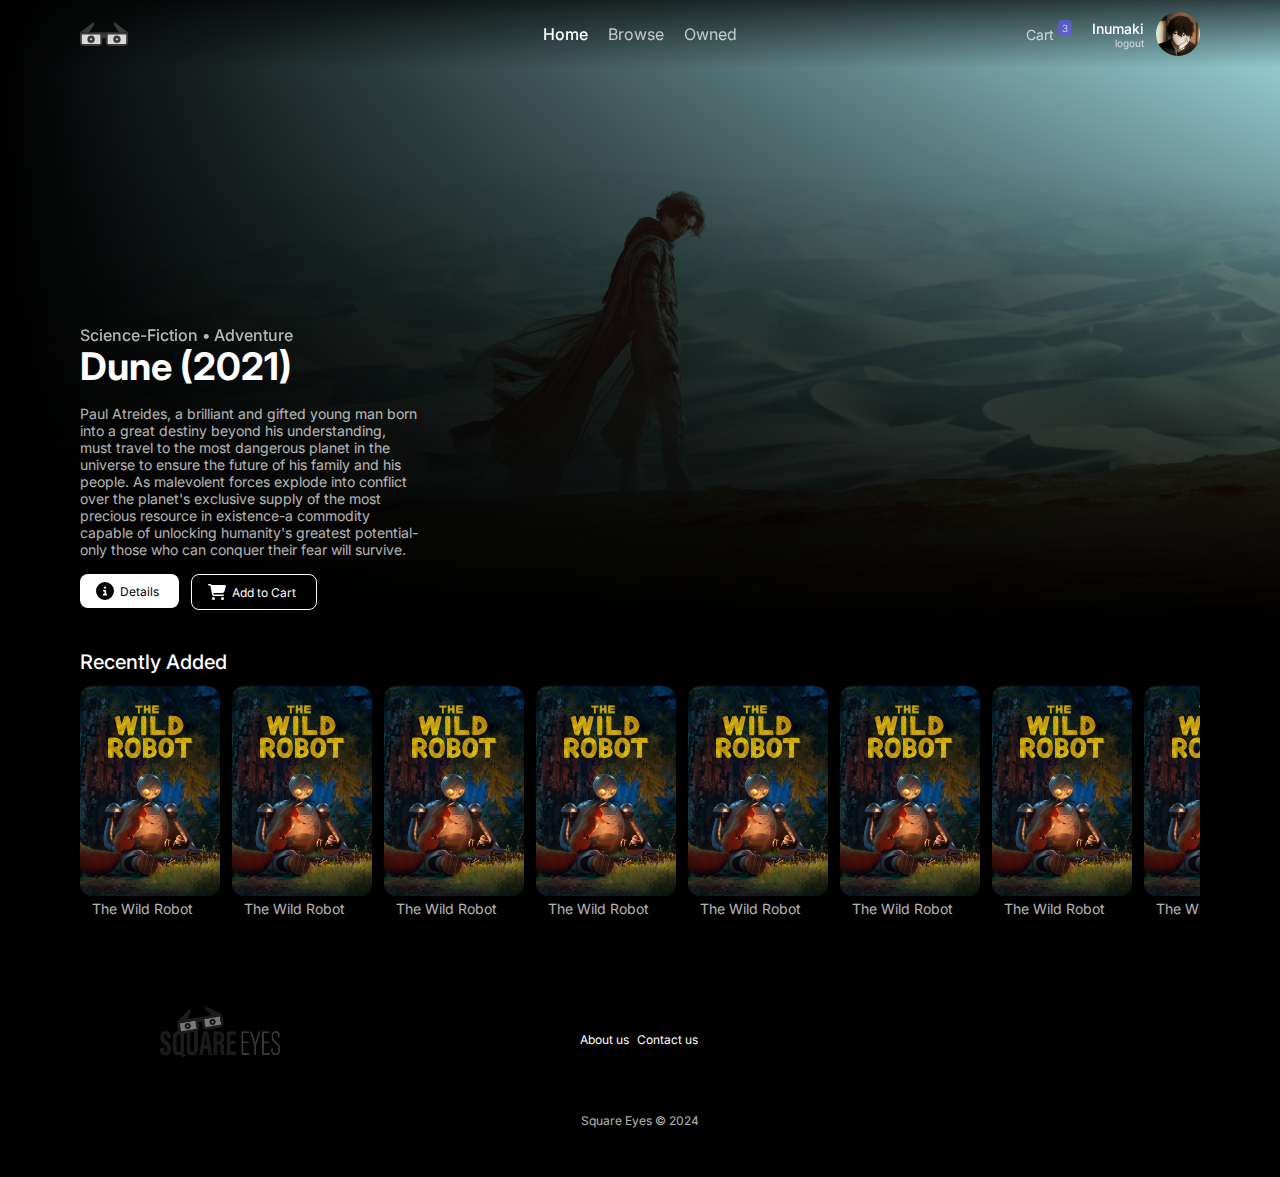
<file: index.html>
<!DOCTYPE html>
<html lang="en">
<head>
    <meta charset="UTF-8">
    <meta name="viewport" content="width=device-width, initial-scale=1.0">
    <link rel="stylesheet" href="./css/styles.css">
    <title>Square Eyes</title>
    <meta name="description" content="Find the latest movies and buy them straight from Square Eyes.">
    
</head>
<body>
    <nav>
        <div class="wrapper">
            <img class="navbarLogo" src="assets/images/logo.svg" alt="">
        </div>
        <div class="wrapper">
            <ul class="navbarList">
                <li class="navbarItem active">
                    <a href="./">Home</a>
                </li>
                <li class="navbarItem">
                    <a href="browse">Browse</a>
                </li>
                <li class="navbarItem">
                    <a href="owned">Owned</a>
                </li>
            </ul>
        </div>
        <div class="wrapper">
            <div class="navbarRight">
                <a class="cart" href="checkout">
                    Cart
                    <div class="cartWrapper">
                        <div class="item">
                            <img src="assets/images/wild-robot-poster.jpeg" alt="cart image" class="cartImage">
                            <h3 class="cartTitle">The Wild Robot</h3>
                            <h4 class="price">165kr</h4>
                        </div>
                        <div class="item">
                            <img src="assets/images/dune-poster.jpg" alt="cart image" class="cartImage">
                            <h3 class="cartTitle">Dune (2021)</h3>
                            <h4 class="price">220kr</h4>
                        </div>
                    </div>
                </a>
                <div>
                    <p class="username">Inumaki</p>
                    <p class="logout">logout</p>
                </div>
                <img class="pfp" src="assets/images/pfp.jpg" alt="">
            </div>
        </div>
    </nav>
    <main>
        <div class="carousel">
            <img src="assets/images/dune-banner.jpg" alt="" class="banner">
            <div class="carouselWrapper">
                <div class="carouselInfo">
                    <h3>Science-Fiction • Adventure</h3>
                    <h1>Dune (2021)</h1>
                    <p>Paul Atreides, a brilliant and gifted young man born into a great  destiny beyond his understanding, must travel to the most dangerous  planet in the universe to ensure the future of his family and his  people. As malevolent forces explode into conflict over the planet's  exclusive supply of the most precious resource in existence-a commodity  capable of unlocking humanity's greatest potential-only those who can  conquer their fear will survive.</p>
                    <div class="buttonsRow">
                        <a href="details/dune">
                            <button>
                                <svg xmlns="http://www.w3.org/2000/svg" viewBox="0 0 512 512"><!--!Font Awesome Free 6.6.0 by @fontawesome - https://fontawesome.com License - https://fontawesome.com/license/free Copyright 2024 Fonticons, Inc.--><path d="M256 512A256 256 0 1 0 256 0a256 256 0 1 0 0 512zM216 336l24 0 0-64-24 0c-13.3 0-24-10.7-24-24s10.7-24 24-24l48 0c13.3 0 24 10.7 24 24l0 88 8 0c13.3 0 24 10.7 24 24s-10.7 24-24 24l-80 0c-13.3 0-24-10.7-24-24s10.7-24 24-24zm40-208a32 32 0 1 1 0 64 32 32 0 1 1 0-64z"/></svg>
                                Details
                            </button>
                        </a>
                        <button class="addToCart">
                            <svg xmlns="http://www.w3.org/2000/svg" viewBox="0 0 576 512"><!--!Font Awesome Free 6.6.0 by @fontawesome - https://fontawesome.com License - https://fontawesome.com/license/free Copyright 2024 Fonticons, Inc.--><path d="M0 24C0 10.7 10.7 0 24 0L69.5 0c22 0 41.5 12.8 50.6 32l411 0c26.3 0 45.5 25 38.6 50.4l-41 152.3c-8.5 31.4-37 53.3-69.5 53.3l-288.5 0 5.4 28.5c2.2 11.3 12.1 19.5 23.6 19.5L488 336c13.3 0 24 10.7 24 24s-10.7 24-24 24l-288.3 0c-34.6 0-64.3-24.6-70.7-58.5L77.4 54.5c-.7-3.8-4-6.5-7.9-6.5L24 48C10.7 48 0 37.3 0 24zM128 464a48 48 0 1 1 96 0 48 48 0 1 1 -96 0zm336-48a48 48 0 1 1 0 96 48 48 0 1 1 0-96z"/></svg>
                            Add to Cart
                        </button>
                    </div>
                </div>
            </div>
        </div>
        <div class="recentlyAdded list">
            <h2 class="title">Recently Added</h2>
            <div class="listWrapper">
                <div class="items">
                    <a class="listItem" href="details/the-wild-robot">
                        <img class="poster" src="assets/images/wild-robot-poster.jpeg" alt="">
                        <p class="itemTitle">The Wild Robot</p>
                    </a>
                    <a class="listItem" href="details/the-wild-robot">
                        <img class="poster" src="assets/images/wild-robot-poster.jpeg" alt="">
                        <p class="itemTitle">The Wild Robot</p>
                    </a>
                    <a class="listItem" href="details/the-wild-robot">
                        <img class="poster" src="assets/images/wild-robot-poster.jpeg" alt="">
                        <p class="itemTitle">The Wild Robot</p>
                    </a>
                    <a class="listItem" href="details/the-wild-robot">
                        <img class="poster" src="assets/images/wild-robot-poster.jpeg" alt="">
                        <p class="itemTitle">The Wild Robot</p>
                    </a>
                    <a class="listItem" href="details/the-wild-robot">
                        <img class="poster" src="assets/images/wild-robot-poster.jpeg" alt="">
                        <p class="itemTitle">The Wild Robot</p>
                    </a>
                    <a class="listItem" href="details/the-wild-robot">
                        <img class="poster" src="assets/images/wild-robot-poster.jpeg" alt="">
                        <p class="itemTitle">The Wild Robot</p>
                    </a>
                    <a class="listItem" href="details/the-wild-robot">
                        <img class="poster" src="assets/images/wild-robot-poster.jpeg" alt="">
                        <p class="itemTitle">The Wild Robot</p>
                    </a>
                    <a class="listItem" href="details/the-wild-robot">
                        <img class="poster" src="assets/images/wild-robot-poster.jpeg" alt="">
                        <p class="itemTitle">The Wild Robot</p>
                    </a>
                    <a class="listItem" href="details/the-wild-robot">
                        <img class="poster" src="assets/images/wild-robot-poster.jpeg" alt="">
                        <p class="itemTitle">The Wild Robot</p>
                    </a>
                    <a class="listItem" href="details/the-wild-robot">
                        <img class="poster" src="assets/images/wild-robot-poster.jpeg" alt="">
                        <p class="itemTitle">The Wild Robot</p>
                    </a>
                    <a class="listItem" href="details/the-wild-robot">
                        <img class="poster" src="assets/images/wild-robot-poster.jpeg" alt="">
                        <p class="itemTitle">The Wild Robot</p>
                    </a>
                </div>
            </div>
        </div>
    </main>
    <footer>
        <div class="footerWrapper">
            <div class="footerRow">
                <div class="footerLogo">
                    <img src="../assets/images/logo_full.png" alt="">
                </div>
                <ul>
                    <li>
                        <a href="about">About us</a>
                    </li>
                    <li>
                        <a href="contact">Contact us</a>
                    </li>
                </ul>
            </div>
            <p>
                Square Eyes © 2024
            </p>
        </div>
    </footer>
</body>
</html>
</file>
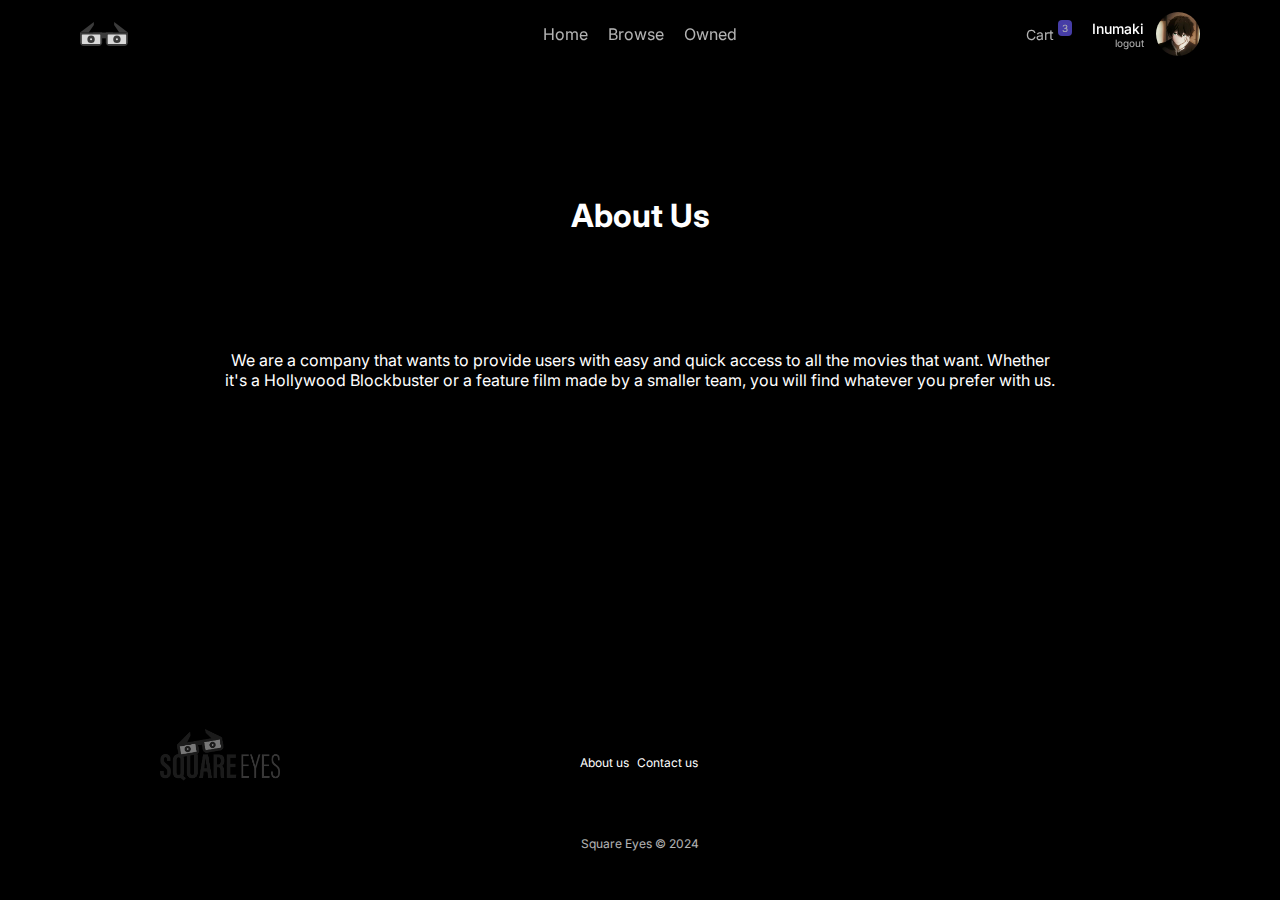
<file: about.html>
<!DOCTYPE html>
<html lang="en">
<head>
    <meta charset="UTF-8">
    <meta name="viewport" content="width=device-width, initial-scale=1.0">
    <link rel="stylesheet" href="./css/about.css">
    <title>Square Eyes - About us</title>
    
    <meta name="description" content="Learn anything you might wonder about us!">
</head>
<body>
    <nav>
        <div class="wrapper">
            <img class="navbarLogo" src="assets/images/logo.svg" alt="">
        </div>
        <div class="wrapper">
            <ul class="navbarList">
                <li class="navbarItem">
                    <a href="./">Home</a>
                </li>
                <li class="navbarItem">
                    <a href="browse">Browse</a>
                </li>
                <li class="navbarItem">
                    <a href="owned">Owned</a>
                </li>
            </ul>
        </div>
        <div class="wrapper">
            <div class="navbarRight">
                <a class="cart" href="checkout">
                    Cart
                </a>
                <div>
                    <p class="username">Inumaki</p>
                    <p class="logout">logout</p>
                </div>
                <img class="pfp" src="assets/images/pfp.jpg" alt="">
            </div>
        </div>
    </nav>
    <main>
        <h1>About Us</h1>
        <p class="description">
            We are a company that wants to provide users with easy and quick access to all the movies that want. Whether it's a Hollywood Blockbuster or a feature film made by a smaller team, you will find whatever you prefer with us.
        </p>
    </main>
    <footer>
        <div class="footerWrapper">
            <div class="footerRow">
                <div class="footerLogo">
                    <img src="../assets/images/logo_full.png" alt="">
                </div>
                <ul>
                    <li>
                        <a href="about">About us</a>
                    </li>
                    <li>
                        <a href="contact">Contact us</a>
                    </li>
                </ul>
            </div>
            <p>
                Square Eyes © 2024
            </p>
        </div>
    </footer>
</body>
</html>
</file>
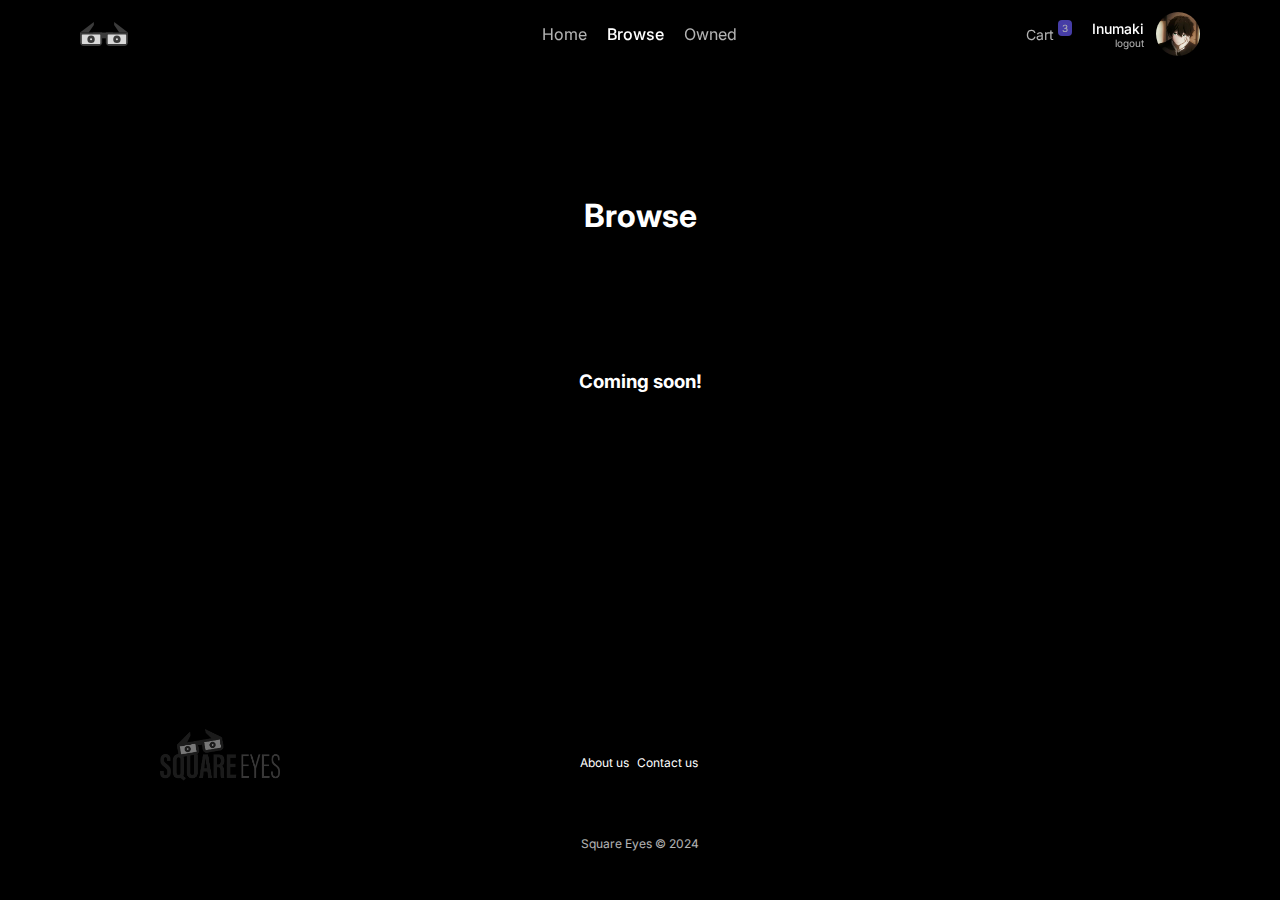
<file: browse.html>
<!DOCTYPE html>
<html lang="en">
<head>
    <meta charset="UTF-8">
    <meta name="viewport" content="width=device-width, initial-scale=1.0">
    <link rel="stylesheet" href="./css/browse.css">
    <title>Square Eyes - Browse</title>
    
    <meta name="description" content="Browse for the latest and greatest movies.">
</head>
<body>
    <nav>
        <div class="wrapper">
            <img class="navbarLogo" src="assets/images/logo.svg" alt="">
        </div>
        <div class="wrapper">
            <ul class="navbarList">
                <li class="navbarItem">
                    <a href="./">Home</a>
                </li>
                <li class="navbarItem active">
                    <a href="browse">Browse</a>
                </li>
                <li class="navbarItem">
                    <a href="owned">Owned</a>
                </li>
            </ul>
        </div>
        <div class="wrapper">
            <div class="navbarRight">
                <a class="cart" href="checkout">
                    Cart
                </a>
                <div>
                    <p class="username">Inumaki</p>
                    <p class="logout">logout</p>
                </div>
                <img class="pfp" src="assets/images/pfp.jpg" alt="">
            </div>
        </div>
    </nav>
    <main>
        <h1>Browse</h1>
        <h3>Coming soon!</h3>
    </main>
    <footer>
        <div class="footerWrapper">
            <div class="footerRow">
                <div class="footerLogo">
                    <img src="../assets/images/logo_full.png" alt="">
                </div>
                <ul>
                    <li>
                        <a href="about">About us</a>
                    </li>
                    <li>
                        <a href="contact">Contact us</a>
                    </li>
                </ul>
            </div>
            <p>
                Square Eyes © 2024
            </p>
        </div>
    </footer>
</body>
</html>
</file>
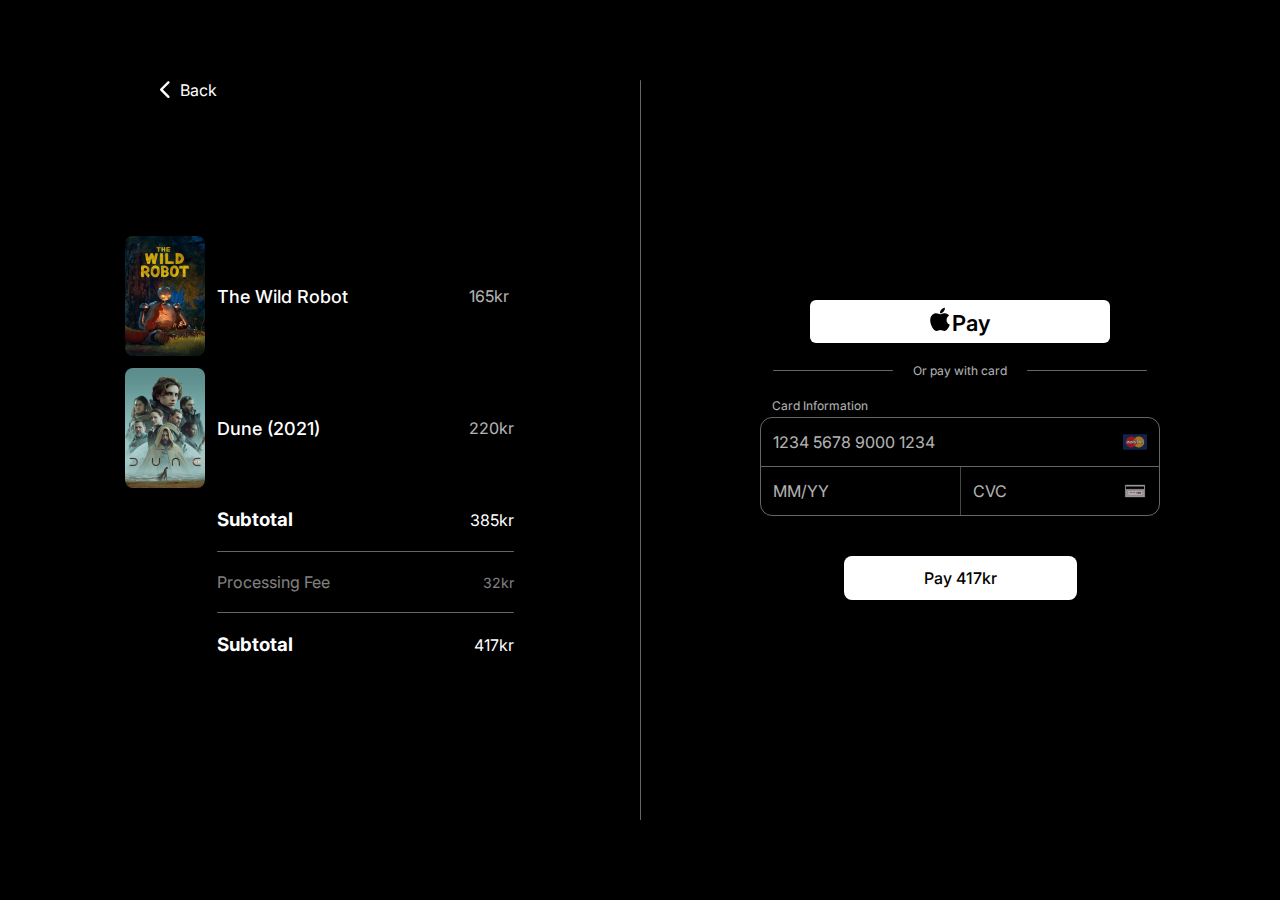
<file: checkout.html>
<!DOCTYPE html>
<html lang="en">
<head>
    <meta charset="UTF-8">
    <meta name="viewport" content="width=device-width, initial-scale=1.0">
    <link rel="stylesheet" href="./css/checkout.css">
    <meta name="description" content="Checkout your items.">
    
    <title>Checkout</title>
</head>
<body>
    <a href="details/dune" class="backButton">
        <svg xmlns="http://www.w3.org/2000/svg" viewBox="0 0 320 512"><!--!Font Awesome Free 6.6.0 by @fontawesome - https://fontawesome.com License - https://fontawesome.com/license/free Copyright 2024 Fonticons, Inc.--><path d="M9.4 233.4c-12.5 12.5-12.5 32.8 0 45.3l192 192c12.5 12.5 32.8 12.5 45.3 0s12.5-32.8 0-45.3L77.3 256 246.6 86.6c12.5-12.5 12.5-32.8 0-45.3s-32.8-12.5-45.3 0l-192 192z"/></svg>
        Back
    </a>
    <main>
        <aside>
            <div class="itemsList">
                <div class="item">
                    <img src="assets/images/wild-robot-poster.jpeg" alt="cart image" class="cartImage">
                    <h3 class="cartTitle">The Wild Robot</h3>
                    <h4 class="price">165kr</h4>
                </div>
                <div class="item">
                    <img src="assets/images/dune-poster.jpg" alt="cart image" class="cartImage">
                    <h3 class="cartTitle">Dune (2021)</h3>
                    <h4 class="price">220kr</h4>
                </div>
                <div class="subtotal">
                    <h3 class="subtotalTitle">Subtotal</h3>
                    <p class="subtotalAmount">385kr</p>
                </div>
                <div class="divider horizontal pushed"></div>
                <div class="processing">
                    <h3 class="processingTitle">Processing Fee</h3>
                    <p class="processingFee">32kr</p>
                </div>
                <div class="divider horizontal pushed"></div>
                <div class="total">
                    <h3 class="totalTitle">Subtotal</h3>
                    <p class="totalAmount">417kr</p>
                </div>
            </div>
        </aside>
        <div class="divider vertical"></div>
        <div class="paymentInfo">
            <div class="applePay">
                <svg class="appleLogo" xmlns="http://www.w3.org/2000/svg" viewBox="0 0 384 512"><!--!Font Awesome Free 6.6.0 by @fontawesome - https://fontawesome.com License - https://fontawesome.com/license/free Copyright 2024 Fonticons, Inc.--><path d="M318.7 268.7c-.2-36.7 16.4-64.4 50-84.8-18.8-26.9-47.2-41.7-84.7-44.6-35.5-2.8-74.3 20.7-88.5 20.7-15 0-49.4-19.7-76.4-19.7C63.3 141.2 4 184.8 4 273.5q0 39.3 14.4 81.2c12.8 36.7 59 126.7 107.2 125.2 25.2-.6 43-17.9 75.8-17.9 31.8 0 48.3 17.9 76.4 17.9 48.6-.7 90.4-82.5 102.6-119.3-65.2-30.7-61.7-90-61.7-91.9zm-56.6-164.2c27.3-32.4 24.8-61.9 24-72.5-24.1 1.4-52 16.4-67.9 34.9-17.5 19.8-27.8 44.3-25.6 71.9 26.1 2 49.9-11.4 69.5-34.3z"/></svg>
                <p class="appleTitle">Pay</p>
            </div>
            <div class="cardInfoDivider">
                <div class="divider horizontal"></div>
                <p class="orUseCard">Or pay with card</p>
                <div class="divider horizontal"></div>
            </div>
            <div class="cardWrapper">
                <p class="cardInfoTitle">Card Information</p>
                <div class="cardInfo">
                    <div class="cardNumber">
                        1234 5678 9000 1234
                        <img src="assets/images/mastercard.svg" alt="" class="cvcIcon">
                    </div>
                    <div class="divider horizontal"></div>
                    <div class="cardRow">
                        <p class="expiryDate">MM/YY</p>
                        <div class="cvc">
                            CVC
                            <img src="assets/images/cvc.webp" alt="" class="cvcIcon">
                        </div>
                    </div>
                </div>
            </div>
            <a href="success" class="successPayment">
                <button class="payButton">
                    Pay 417kr
                </button>
            </a>
        </div>
    </main>
</body>
</html>
</file>
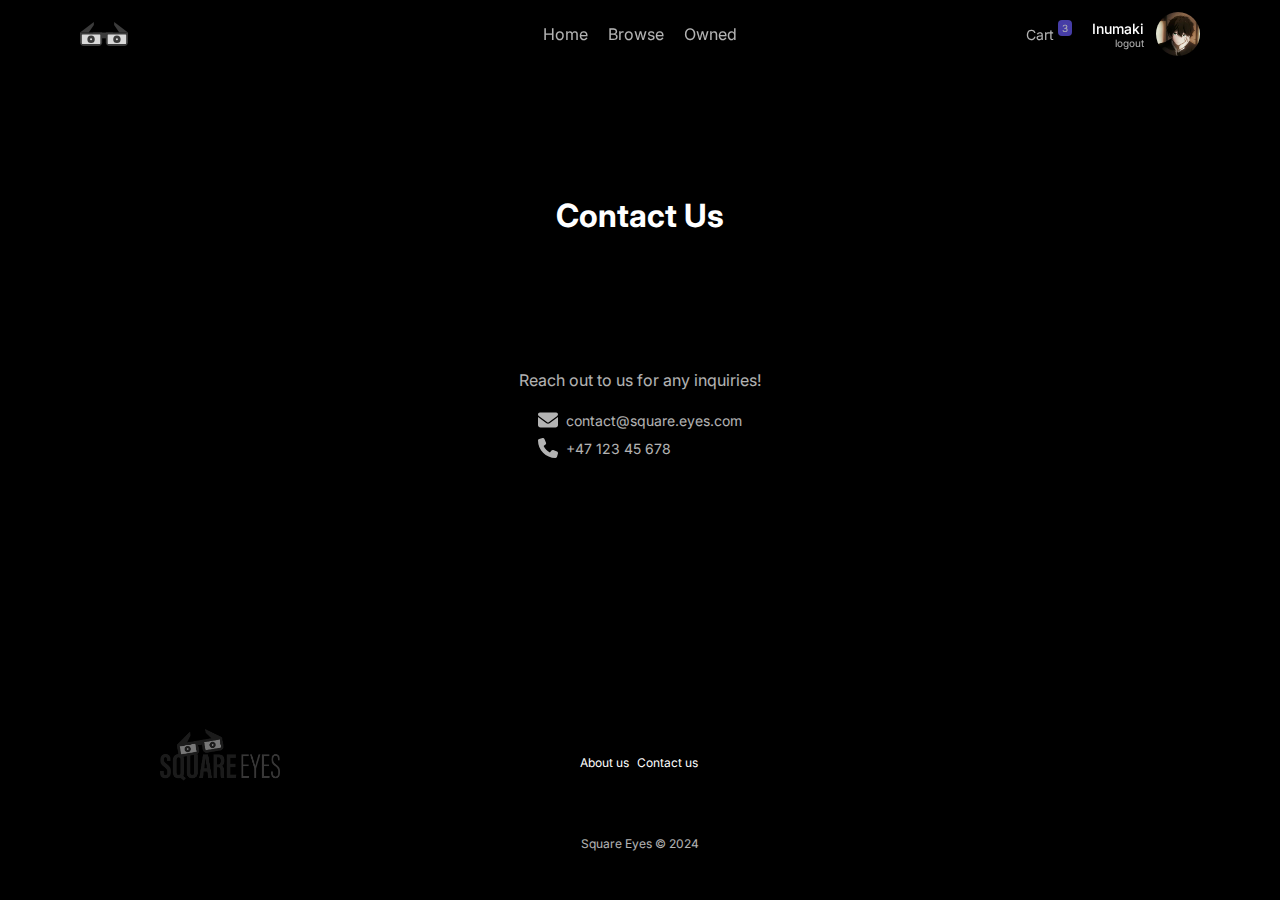
<file: contact.html>
<!DOCTYPE html>
<html lang="en">
<head>
    <meta charset="UTF-8">
    <meta name="viewport" content="width=device-width, initial-scale=1.0">
    <link rel="stylesheet" href="./css/contact.css">
    <title>Square Eyes - Contact</title>
    <meta name="description" content="Contact us for any questions!">
    
</head>
<body>
    <nav>
        <div class="wrapper">
            <img class="navbarLogo" src="assets/images/logo.svg" alt="">
        </div>
        <div class="wrapper">
            <ul class="navbarList">
                <li class="navbarItem">
                    <a href="./">Home</a>
                </li>
                <li class="navbarItem">
                    <a href="browse">Browse</a>
                </li>
                <li class="navbarItem">
                    <a href="owned">Owned</a>
                </li>
            </ul>
        </div>
        <div class="wrapper">
            <div class="navbarRight">
                <a class="cart" href="checkout">
                    Cart
                </a>
                <div>
                    <p class="username">Inumaki</p>
                    <p class="logout">logout</p>
                </div>
                <img class="pfp" src="assets/images/pfp.jpg" alt="">
            </div>
        </div>
    </nav>
    <main>
        <h1>Contact Us</h1>
        <div class="description">
            Reach out to us for any inquiries!
        </div>
        <div class="info">
            <p class="email">
                <svg xmlns="http://www.w3.org/2000/svg" viewBox="0 0 512 512"><!--!Font Awesome Free 6.6.0 by @fontawesome - https://fontawesome.com License - https://fontawesome.com/license/free Copyright 2024 Fonticons, Inc.--><path d="M48 64C21.5 64 0 85.5 0 112c0 15.1 7.1 29.3 19.2 38.4L236.8 313.6c11.4 8.5 27 8.5 38.4 0L492.8 150.4c12.1-9.1 19.2-23.3 19.2-38.4c0-26.5-21.5-48-48-48L48 64zM0 176L0 384c0 35.3 28.7 64 64 64l384 0c35.3 0 64-28.7 64-64l0-208L294.4 339.2c-22.8 17.1-54 17.1-76.8 0L0 176z"/></svg>
                contact@square.eyes.com
            </p>
            <p class="phone">
                <svg xmlns="http://www.w3.org/2000/svg" viewBox="0 0 512 512"><!--!Font Awesome Free 6.6.0 by @fontawesome - https://fontawesome.com License - https://fontawesome.com/license/free Copyright 2024 Fonticons, Inc.--><path d="M164.9 24.6c-7.7-18.6-28-28.5-47.4-23.2l-88 24C12.1 30.2 0 46 0 64C0 311.4 200.6 512 448 512c18 0 33.8-12.1 38.6-29.5l24-88c5.3-19.4-4.6-39.7-23.2-47.4l-96-40c-16.3-6.8-35.2-2.1-46.3 11.6L304.7 368C234.3 334.7 177.3 277.7 144 207.3L193.3 167c13.7-11.2 18.4-30 11.6-46.3l-40-96z"/></svg>
                +47 123 45 678
            </p>
        </div>
    </main>
    <footer>
        <div class="footerWrapper">
            <div class="footerRow">
                <div class="footerLogo">
                    <img src="../assets/images/logo_full.png" alt="">
                </div>
                <ul>
                    <li>
                        <a href="about">About us</a>
                    </li>
                    <li>
                        <a href="contact">Contact us</a>
                    </li>
                </ul>
            </div>
            <p>
                Square Eyes © 2024
            </p>
        </div>
    </footer>
</body>
</html>
</file>
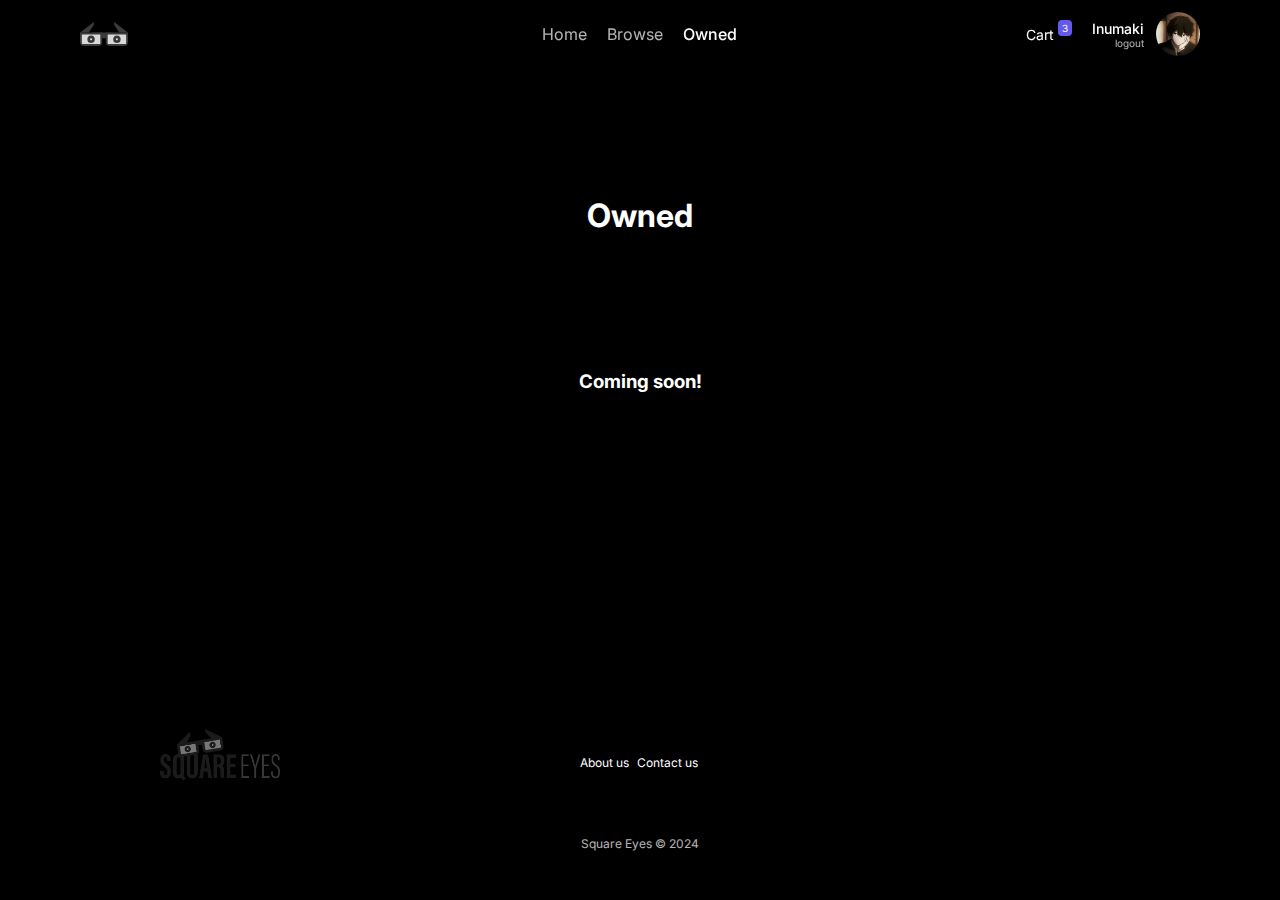
<file: owned.html>
<!DOCTYPE html>
<html lang="en">
<head>
    <meta charset="UTF-8">
    <meta name="viewport" content="width=device-width, initial-scale=1.0">
    <link rel="stylesheet" href="./css/browse.css">
    <title>Square Eyes - Owned</title>
    <meta name="description" content="Check what movies you already own.">
    
</head>
<body>
    <nav>
        <div class="wrapper">
            <img class="navbarLogo" src="assets/images/logo.svg" alt="">
        </div>
        <div class="wrapper">
            <ul class="navbarList">
                <li class="navbarItem">
                    <a href="./">Home</a>
                </li>
                <li class="navbarItem">
                    <a href="browse">Browse</a>
                </li>
                <li class="navbarItem active">
                    <a href="owned">Owned</a>
                </li>
            </ul>
        </div>
        <div class="wrapper">
            <div class="navbarRight">
                <a class="cart active" href="cart">
                    Cart
                </a>
                <div>
                    <p class="username">Inumaki</p>
                    <p class="logout">logout</p>
                </div>
                <img class="pfp" src="assets/images/pfp.jpg" alt="">
            </div>
        </div>
    </nav>
    <main>
        <h1>Owned</h1>
        <h3>Coming soon!</h3>
    </main>
    <footer>
        <div class="footerWrapper">
            <div class="footerRow">
                <div class="footerLogo">
                    <img src="../assets/images/logo_full.png" alt="">
                </div>
                <ul>
                    <li>
                        <a href="about">About us</a>
                    </li>
                    <li>
                        <a href="contact">Contact us</a>
                    </li>
                </ul>
            </div>
            <p>
                Square Eyes © 2024
            </p>
        </div>
    </footer>
</body>
</html>
</file>
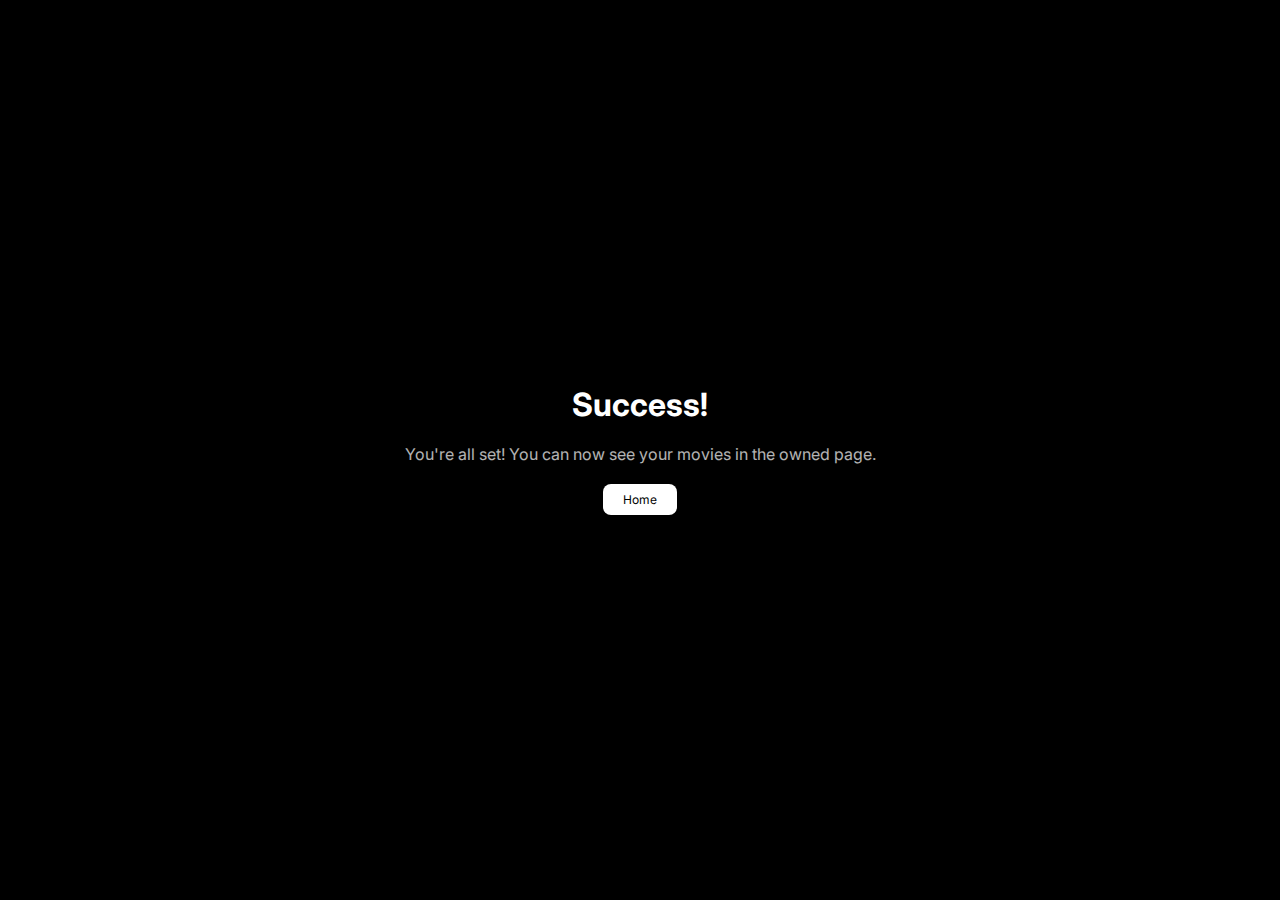
<file: success.html>
<!DOCTYPE html>
<html lang="en">

<head>
    <meta charset="UTF-8">
    <meta name="viewport" content="width=device-width, initial-scale=1.0">
    <link rel="stylesheet" href="./css/success.css">
    <meta name="description" content="Success for your payment">
    <title>Success</title>
</head>

<body>
    <main>
        <h1>Success!</h1>
            <p class="description">You're all set! You can now see your movies in the owned page.</p>
            <a href="./">
                <button>
                    Home
                </button>
            </a>
    </main>
</body>

</html>
</file>
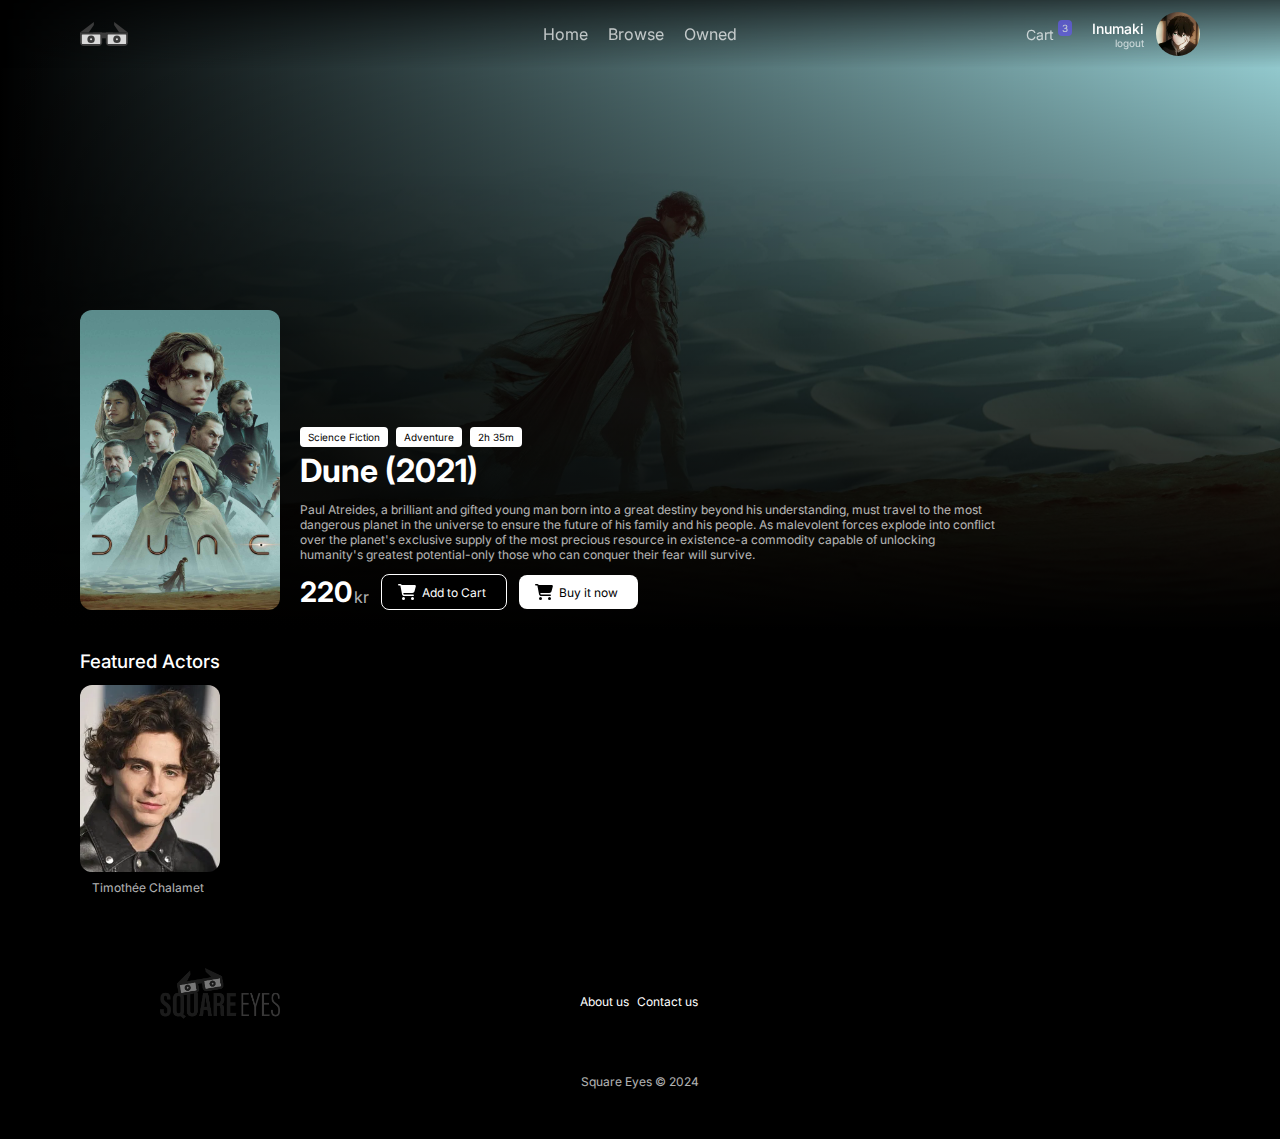
<file: details/dune.html>
<!DOCTYPE html>
<html lang="en">
<head>
    <meta charset="UTF-8">
    <meta name="viewport" content="width=device-width, initial-scale=1.0">
    <link rel="stylesheet" href="../css/details.css">
    <title>Square Eyes - Dune</title>
    
    <meta name="description" content="Dune (2021) is an epic sci-fi adaptation of Frank Herbert's classic novel, exploring the journey of young Paul Atreides as he navigates political intrigue and environmental challenges on the desert planet of Arrakis.">
</head>
<body>
    <nav>
        <div class="wrapper">
            <img class="navbarLogo" src="../assets/images/logo.svg" alt="">
        </div>
        <div class="wrapper">
            <ul class="navbarList">
                <li class="navbarItem">
                    <a href="../#">Home</a>
                </li>
                <li class="navbarItem">
                    <a href="../browse">Browse</a>
                </li>
                <li class="navbarItem">
                    <a href="../owned">Owned</a>
                </li>
            </ul>
        </div>
        <div class="wrapper">
            <div class="navbarRight">
                <a class="cart" href="../checkout">
                    Cart
                </a>
                <div>
                    <p class="username">Inumaki</p>
                    <p class="logout">logout</p>
                </div>
                <img class="pfp" src="../assets/images/pfp.jpg" alt="">
            </div>
        </div>
    </nav>
    <main>
        <div class="infoWrapper">
            <img class="banner" src="../assets/images/dune-banner.jpg" alt="">
            <div class="detailsWrapper">
                <img class="poster big" src="../assets/images/dune-poster.jpg" alt="">
                <div class="textWrapper">
                    <div class="tags">
                        <h4 class="tag">Science Fiction</h4>
                        <h4 class="tag">Adventure</h4>
                        <h4 class="tag">2h 35m</h4>
                    </div>
                    <h1>Dune (2021)</h1>
                    <p>Paul Atreides, a brilliant and gifted young man born into a great destiny beyond his understanding, must travel to the most dangerous planet in the universe to ensure the future of his family and his people. As malevolent forces explode into conflict over the planet's exclusive supply of the most precious resource in existence-a commodity capable of unlocking humanity's greatest potential-only those who can conquer their fear will survive.</p>
                    <div class="buyRow">
                        <h2 class="price">220<p class="currency">kr</p></h2>
                        <a href="cart">
                            <button class="addToCart">
                                <svg xmlns="http://www.w3.org/2000/svg" viewBox="0 0 576 512"><!--!Font Awesome Free 6.6.0 by @fontawesome - https://fontawesome.com License - https://fontawesome.com/license/free Copyright 2024 Fonticons, Inc.--><path d="M0 24C0 10.7 10.7 0 24 0L69.5 0c22 0 41.5 12.8 50.6 32l411 0c26.3 0 45.5 25 38.6 50.4l-41 152.3c-8.5 31.4-37 53.3-69.5 53.3l-288.5 0 5.4 28.5c2.2 11.3 12.1 19.5 23.6 19.5L488 336c13.3 0 24 10.7 24 24s-10.7 24-24 24l-288.3 0c-34.6 0-64.3-24.6-70.7-58.5L77.4 54.5c-.7-3.8-4-6.5-7.9-6.5L24 48C10.7 48 0 37.3 0 24zM128 464a48 48 0 1 1 96 0 48 48 0 1 1 -96 0zm336-48a48 48 0 1 1 0 96 48 48 0 1 1 0-96z"/></svg>
                                Add to Cart
                            </button>
                        </a>
                        <a href="../checkout">
                            <button>
                                <svg xmlns="http://www.w3.org/2000/svg" viewBox="0 0 576 512"><!--!Font Awesome Free 6.6.0 by @fontawesome - https://fontawesome.com License - https://fontawesome.com/license/free Copyright 2024 Fonticons, Inc.--><path d="M0 24C0 10.7 10.7 0 24 0L69.5 0c22 0 41.5 12.8 50.6 32l411 0c26.3 0 45.5 25 38.6 50.4l-41 152.3c-8.5 31.4-37 53.3-69.5 53.3l-288.5 0 5.4 28.5c2.2 11.3 12.1 19.5 23.6 19.5L488 336c13.3 0 24 10.7 24 24s-10.7 24-24 24l-288.3 0c-34.6 0-64.3-24.6-70.7-58.5L77.4 54.5c-.7-3.8-4-6.5-7.9-6.5L24 48C10.7 48 0 37.3 0 24zM128 464a48 48 0 1 1 96 0 48 48 0 1 1 -96 0zm336-48a48 48 0 1 1 0 96 48 48 0 1 1 0-96z"/></svg>
                                Buy it now
                            </button>
                        </a>
                    </div>
                </div>
            </div>

        </div>
        <div class="actors">
            <h3 class="actorTitle">
                Featured Actors
            </h3>
            <div class="actorList">
                <div class="actor">
                    <img src="../assets/images/actors/timothee-chalamet.webp" alt="" class="actorImage">
                    <p class="actorName">Timothée Chalamet</p>
                </div>
            </div>
        </div>
    </main>
    <footer>
        <div class="footerWrapper">
            <div class="footerRow">
                <div class="footerLogo">
                    <img src="../assets/images/logo_full.png" alt="">
                </div>
                <ul>
                    <li>
                        <a href="about">About us</a>
                    </li>
                    <li>
                        <a href="contact">Contact us</a>
                    </li>
                </ul>
            </div>
            <p>
                Square Eyes © 2024
            </p>
        </div>
    </footer>
</body>
</html>
</file>
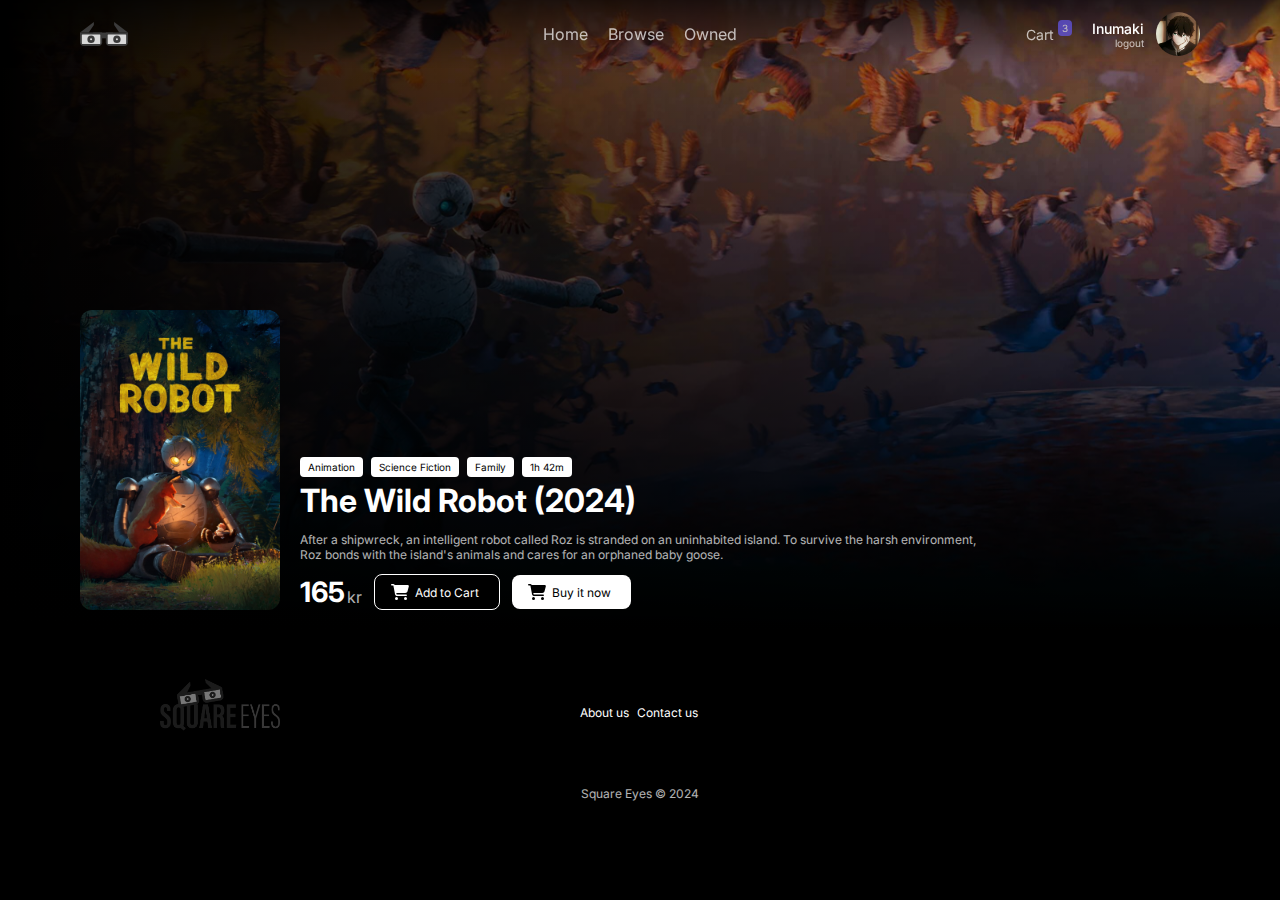
<file: details/the-wild-robot.html>
<!DOCTYPE html>
<html lang="en">
<head>
    <meta charset="UTF-8">
    <meta name="viewport" content="width=device-width, initial-scale=1.0">
    <link rel="stylesheet" href="../css/details.css">
    <title>Square Eyes - The Wild Robot</title>
    
    <meta name="description" content="The Wild Robot is a heartwarming children's novel by Peter Brown that follows Roz, a robot who awakens alone on a remote island and learns to survive and connect with the wildlife around her.">
</head>
<body>
    <nav>
        <div class="wrapper">
            <img class="navbarLogo" src="../assets/images/logo.svg" alt="">
        </div>
        <div class="wrapper">
            <ul class="navbarList">
                <li class="navbarItem">
                    <a href="../">Home</a>
                </li>
                <li class="navbarItem">
                    <a href="../browse">Browse</a>
                </li>
                <li class="navbarItem">
                    <a href="../owned">Owned</a>
                </li>
            </ul>
        </div>
        <div class="wrapper">
            <div class="navbarRight">
                <a class="cart" href="../checkout">
                    Cart
                </a>
                <div>
                    <p class="username">Inumaki</p>
                    <p class="logout">logout</p>
                </div>
                <img class="pfp" src="../assets/images/pfp.jpg" alt="">
            </div>
        </div>
    </nav>
    <main>
        <div class="infoWrapper">
            <img class="banner" src="../assets/images/wild-robot-banner.jpg" alt="">
            <div class="detailsWrapper">
                <img class="poster big" src="../assets/images/wild-robot-poster.jpeg" alt="">
                <div class="textWrapper">
                    <div class="tags">
                        <h4 class="tag">Animation</h4>
                        <h4 class="tag">Science Fiction</h4>
                        <h4 class="tag">Family</h4>
                        <h4 class="tag">1h 42m</h4>
                    </div>
                    <h1>The Wild Robot (2024)</h1>
                    <p>After a shipwreck, an intelligent robot called Roz is stranded on an uninhabited island. To survive the harsh environment, Roz bonds with the island's animals and cares for an orphaned baby goose.</p>
                    <div class="buyRow">
                        <h2 class="price">165<p class="currency">kr</p></h2>
                        <a href="cart">
                            <button class="addToCart">
                                <svg xmlns="http://www.w3.org/2000/svg" viewBox="0 0 576 512"><!--!Font Awesome Free 6.6.0 by @fontawesome - https://fontawesome.com License - https://fontawesome.com/license/free Copyright 2024 Fonticons, Inc.--><path d="M0 24C0 10.7 10.7 0 24 0L69.5 0c22 0 41.5 12.8 50.6 32l411 0c26.3 0 45.5 25 38.6 50.4l-41 152.3c-8.5 31.4-37 53.3-69.5 53.3l-288.5 0 5.4 28.5c2.2 11.3 12.1 19.5 23.6 19.5L488 336c13.3 0 24 10.7 24 24s-10.7 24-24 24l-288.3 0c-34.6 0-64.3-24.6-70.7-58.5L77.4 54.5c-.7-3.8-4-6.5-7.9-6.5L24 48C10.7 48 0 37.3 0 24zM128 464a48 48 0 1 1 96 0 48 48 0 1 1 -96 0zm336-48a48 48 0 1 1 0 96 48 48 0 1 1 0-96z"/></svg>
                                Add to Cart
                            </button>
                        </a>
                        <a href="../checkout">
                            <button>
                                <svg xmlns="http://www.w3.org/2000/svg" viewBox="0 0 576 512"><!--!Font Awesome Free 6.6.0 by @fontawesome - https://fontawesome.com License - https://fontawesome.com/license/free Copyright 2024 Fonticons, Inc.--><path d="M0 24C0 10.7 10.7 0 24 0L69.5 0c22 0 41.5 12.8 50.6 32l411 0c26.3 0 45.5 25 38.6 50.4l-41 152.3c-8.5 31.4-37 53.3-69.5 53.3l-288.5 0 5.4 28.5c2.2 11.3 12.1 19.5 23.6 19.5L488 336c13.3 0 24 10.7 24 24s-10.7 24-24 24l-288.3 0c-34.6 0-64.3-24.6-70.7-58.5L77.4 54.5c-.7-3.8-4-6.5-7.9-6.5L24 48C10.7 48 0 37.3 0 24zM128 464a48 48 0 1 1 96 0 48 48 0 1 1 -96 0zm336-48a48 48 0 1 1 0 96 48 48 0 1 1 0-96z"/></svg>
                                Buy it now
                            </button>
                        </a>
                    </div>
                </div>
            </div>

        </div>
    </main>
    <footer>
        <div class="footerWrapper">
            <div class="footerRow">
                <div class="footerLogo">
                    <img src="../assets/images/logo_full.png" alt="">
                </div>
                <ul>
                    <li>
                        <a href="about">About us</a>
                    </li>
                    <li>
                        <a href="contact">Contact us</a>
                    </li>
                </ul>
            </div>
            <p>
                Square Eyes © 2024
            </p>
        </div>
    </footer>
</body>
</html>
</file>
<file: css/styles.css>
@import url("shared.css");

/* main */

.carousel {
    display: grid;
}

.carouselWrapper {
    display: flex;
    flex-direction: column;
    justify-content: flex-end;
}

.carouselInfo>h3 {
    font-size: 16px;
    font-weight: 500;
    opacity: 0.7;
}

.carouselInfo>h1 {
    margin-top: -18px;
    font-size: 38px;
}

.carouselInfo {
    display: flex;
    flex-direction: column;
    justify-content: flex-end;
    padding: 20px 80px;
    max-width: 500px;
    gap: 16px;
}

.carouselInfo>p {
    font-size: 14px;
    opacity: 0.7;
}

.buttonsRow {
    display: flex;
    gap: 12px;
}

.list {
    padding: 20px 80px;
}

.title {
    font-size: 20px;
    font-weight: 500;
    padding-bottom: 12px;
}

.listWrapper {
    overflow-x: scroll;
    padding-bottom: 20px;
}

.items {
    display: flex;
    gap: 12px;
}

.itemTitle {
    font-size: 14px;
    margin: 0px var(--corner-radius-poster);
    opacity: 0.7;
}

@media (max-width: 600px) {
    .carouselInfo>p {
        overflow: hidden;
        display: -webkit-box;
        -webkit-line-clamp: 4;
        /* number of lines to show */
        line-clamp: 4;
        -webkit-box-orient: vertical;
    }

    .carouselInfo,
    .list {
        padding: 12px 32px;
    }

    .listItem > .poster {
        width: 80px;
    }

    .listItem > .itemTitle {
        font-size: 10px;
    }
}
</file>
<file: css/about.css>
@import url(shared.css);

.footerWrapper {
    position: absolute;
    bottom: 0;
}

main, h1 {
    width: 100%;
    display: flex;
    flex-direction: column;
    align-items: center;
    justify-content: center;
    padding: 80px 220px;
}

h1 {
    height: 30vh;
}

.description {
    text-align: center;
}

@media (max-width: 600px) {
    main, h1 {
        padding: 60px 32px;
    }
}
</file>
<file: css/browse.css>
@import url(shared.css);

.footerWrapper {
    position: absolute;
    bottom: 0;
}

main, h1 {
    width: 100%;
    display: flex;
    flex-direction: column;
    align-items: center;
    justify-content: center;
    padding: 80px 220px;
    gap: 20px;
}

h1 {
    height: 30vh;
}

@media (max-width: 600px) {
    main, h1 {
        padding: 80px 32px;
    }
}
</file>
<file: css/checkout.css>
@import url("shared.css");

.backButton {
    position: absolute;
    display: flex;
    fill: var(--fg);
    gap: 8px;
    align-items: center;
    left: 160px;
    top: 80px;
}

.backButton > svg {
    width: 12px;
}

main {
    display: flex;
}

aside, .paymentInfo {
    display: flex;
    flex-direction: column;
    width: 50%;
    height: 100vh;
    align-items: center;
    justify-content: center;
}

.itemsList {
    display: flex;
    flex-direction: column;
    gap: 12px;
}

.item {
    display: flex;
    gap: 12px;
    align-items: center;
}

.cartImage {
    width: 80px;
    aspect-ratio: 2/3;
    object-fit: cover;
    border-radius: 8px;
}

.cartTitle {
    font-size: 18px;
    font-weight: 500;
    width: 240px;
}

.price {
    font-weight: 400;
    opacity: 0.7;
}

.subtotal, .processing, .total {
    display: flex;
    align-items: center;
    justify-content: space-between;
    padding: 8px 0px;
    margin-left: 92px;
}

.processing {
    opacity: 0.5;
}

.processingTitle {
    font-size: 16px;
    font-weight: normal;
}

.processingFee {
    font-size: 14px;
}

.divider {
    border-radius: 0.5px;
    background: var(--fg);
    opacity: 0.4;
}

.pushed {
    margin-left: 92px;
}

.horizontal {
    height: 1px;
}

.vertical {
    width: 1px;
    margin: 80px 0px;
}

.applePay {
    background: var(--fg);
    color: var(--bg);
    display: flex;
    fill: var(--bg);
    padding: 6px 120px;
    padding-bottom: 10px;
    align-items: end;
    gap: 2px;
    border-radius: 6px;
}

.appleLogo {
    width: 20px;
}

.appleTitle {
    font-size: 22px;
    font-weight: 600;
    margin-bottom: -3px;
}

.cardInfoDivider {
    display: flex;
    gap: 20px;
    align-items: center;
    padding: 20px 0px;
}

.cardInfoDivider > div {
    width: 120px;
}

.orUseCard {
    font-size: 12px;
    opacity: 0.7;
    font-weight: normal;
    width: fit-content;
}

.cardWrapper {
    display: flex;
    flex-direction: column;
    align-items: start;
    gap: 4px;
    margin-bottom: 40px;
}

.cardInfoTitle {
    padding-left: 12px;
    font-size: 12px;
    opacity: 0.7;
}

.cardInfo {
    width: 400px;
    height: fit-content;
    border-radius: 12px;
    border: 1px solid rgba(255, 255, 255, 0.4);
}

.cardRow {
    display: flex;
    align-items: center;
}

.cardNumber {
    padding: 12px;
    opacity: 0.7;
}

.expiryDate, .cvc {
    width: 200px;
    padding: 12px;
    opacity: 0.7;
}

.cardNumber, .cvc {
    display: flex;
    justify-content: space-between;
    align-items: center;
}

.cvc {
    border-left: 1px solid rgba(255, 255, 255, 0.4);
}

.cvcIcon {
    width: 24px;
}

.payButton {
    font-size: 16px;
    font-weight: 500;
    padding: 12px 80px;
}

@media (max-width: 600px) {
    .backButton {
        position: absolute;
        display: flex;
        fill: var(--fg);
        gap: 8px;
        align-items: center;
        left: 32px;
        top: 80px;
    }

    main {
        flex-direction: column;
        padding: 12px 32px;
    }

    aside {
        padding-top: 120px;
    }

    .paymentInfo {
        margin-top: 40px;
    }

    aside, .paymentInfo {
        width: 100%;
        height: fit-content;
    }

    .cartImage {
        width: 60px;
    }

    .subtotal, .processing, .total {
        display: flex;
        align-items: center;
        justify-content: space-between;
        padding: 8px 0px;
        margin-left: 72px;
    }

    .vertical {
        display: none;
    }
}
</file>
<file: css/contact.css>
@import url(shared.css);

.footerWrapper {
    position: absolute;
    bottom: 0;
}

main, h1 {
    width: 100%;
    display: flex;
    flex-direction: column;
    align-items: center;
    justify-content: center;
    padding: 80px 220px;
    gap: 20px;
}

h1 {
    height: 30vh;
}

.description {
    width: 70%;
    font-size: 16px;
    opacity: 0.7;
    text-align: center;
}

.info {
    display: flex;
    align-items: start;
    gap: 8px;
    flex-direction: column;
}

.email, .phone {
    display: flex;
    align-items: center;
    gap: 8px;
    font-size: 14px;
    opacity: 0.7;
}

.email > svg, .phone > svg {
    width: 20px;
    fill: var(--fg);
}

@media (max-width: 600px) {
    main, h1 {
        padding: 60px 32px;
    }
}
</file>
<file: css/success.css>
@import url("shared.css");

main {
    display: flex;
    flex-direction: column;
    width: 100%;
    height: 100vh;
    align-items: center;
    justify-content: center;
    gap: 20px;
}

.description {
    opacity: 0.7;
}

@media (max-width: 600px) {
    main {
        padding: 0px 48px;
    }

    .description {
        text-align: center;
    }
}
</file>
<file: css/details.css>
@import url("shared.css");

.infoWrapper {
    display: grid;
}

.big {
    width: 200px;
}

.detailsWrapper {
    grid-column: 1;
    grid-row: 1;
    height: 100%;
    display: flex;
    align-items: end;
    padding: 20px 80px;
    gap: 20px;
}

.tags {
    display: flex;
    gap: 8px;
    margin-bottom: -8px;
}

.tag {
    font-size: 10px;
    font-weight: normal;
    background: var(--fg);
    padding: 4px 8px;
    border-radius: 4px;
    color: var(--bg);
}

.textWrapper {
    display: flex;
    flex-direction: column;
    gap: 12px;
}

.textWrapper > p {
    font-size: 12px;
    opacity: 0.7;
    max-width: 700px;
}

.buyRow {
    display: flex;
    gap: 12px;
    align-items: center;
}

.price {
    font-size: 28px;
    font-weight: 700;
    display: flex;
    align-items: flex-end;
    gap: 2px;
}

.currency {
    font-size: 16px;
    font-weight: 400;
    opacity: 0.7;
    margin-bottom: 2px;
}

.actors {
    padding: 20px 80px;
}

.actorTitle {
    font-weight: 500;
    padding-bottom: 12px;
}

.actor {
    width: 140px;
}

.actorImage {
    width: 100%;
    aspect-ratio: 3/4;
    object-fit: cover;
    border-radius: var(--corner-radius-poster);
}

.actorName {
    font-size: 12px;
    padding: 4px var(--corner-radius-poster);
    opacity: 0.7;
}

@media (max-width: 600px) {
    .actors, .detailsWrapper {
        padding: 12px 32px;
    }

    .textWrapper {
        align-items: center;
    }

    .detailsWrapper {
        flex-direction: column;
        align-items: center;
        padding-top: 160px;
    }

    .actorImage {
        width: 100px;
    }

    .actorName {
        font-size: 8px;
    }
}
</file>
